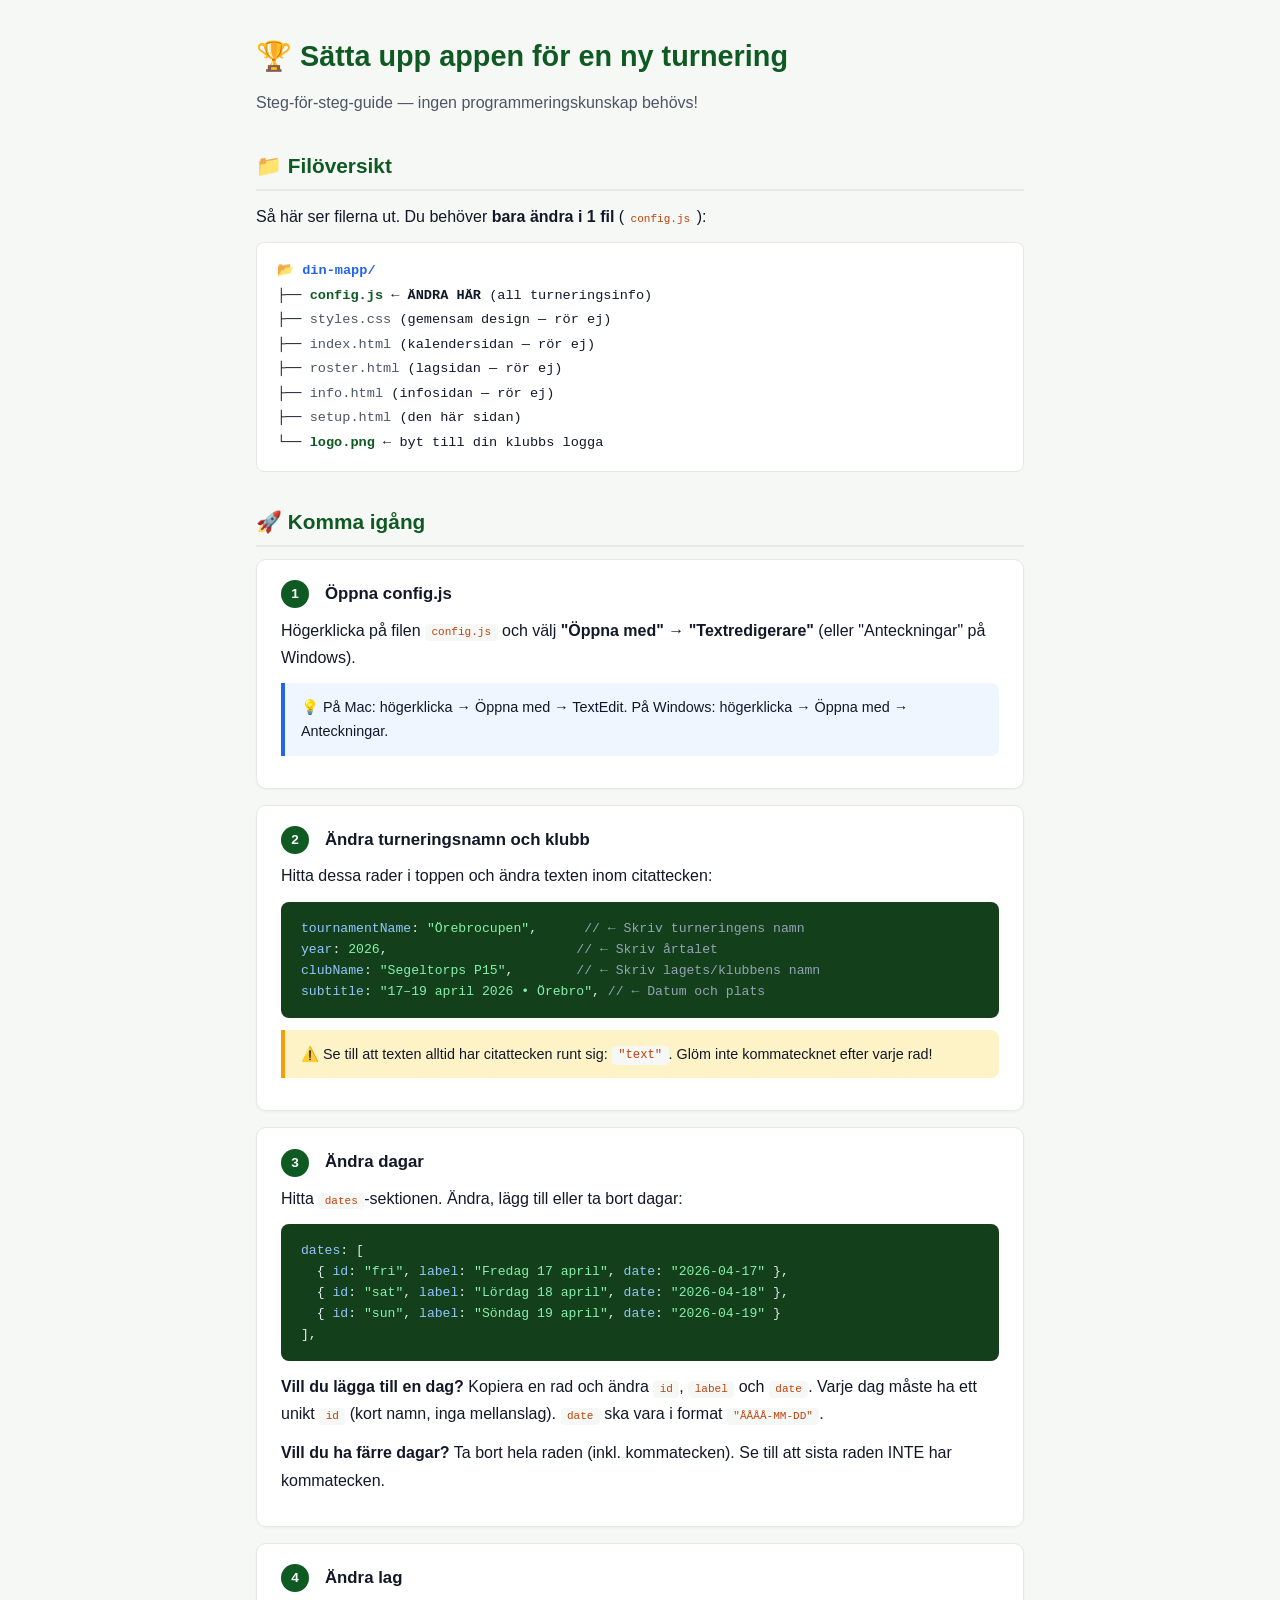
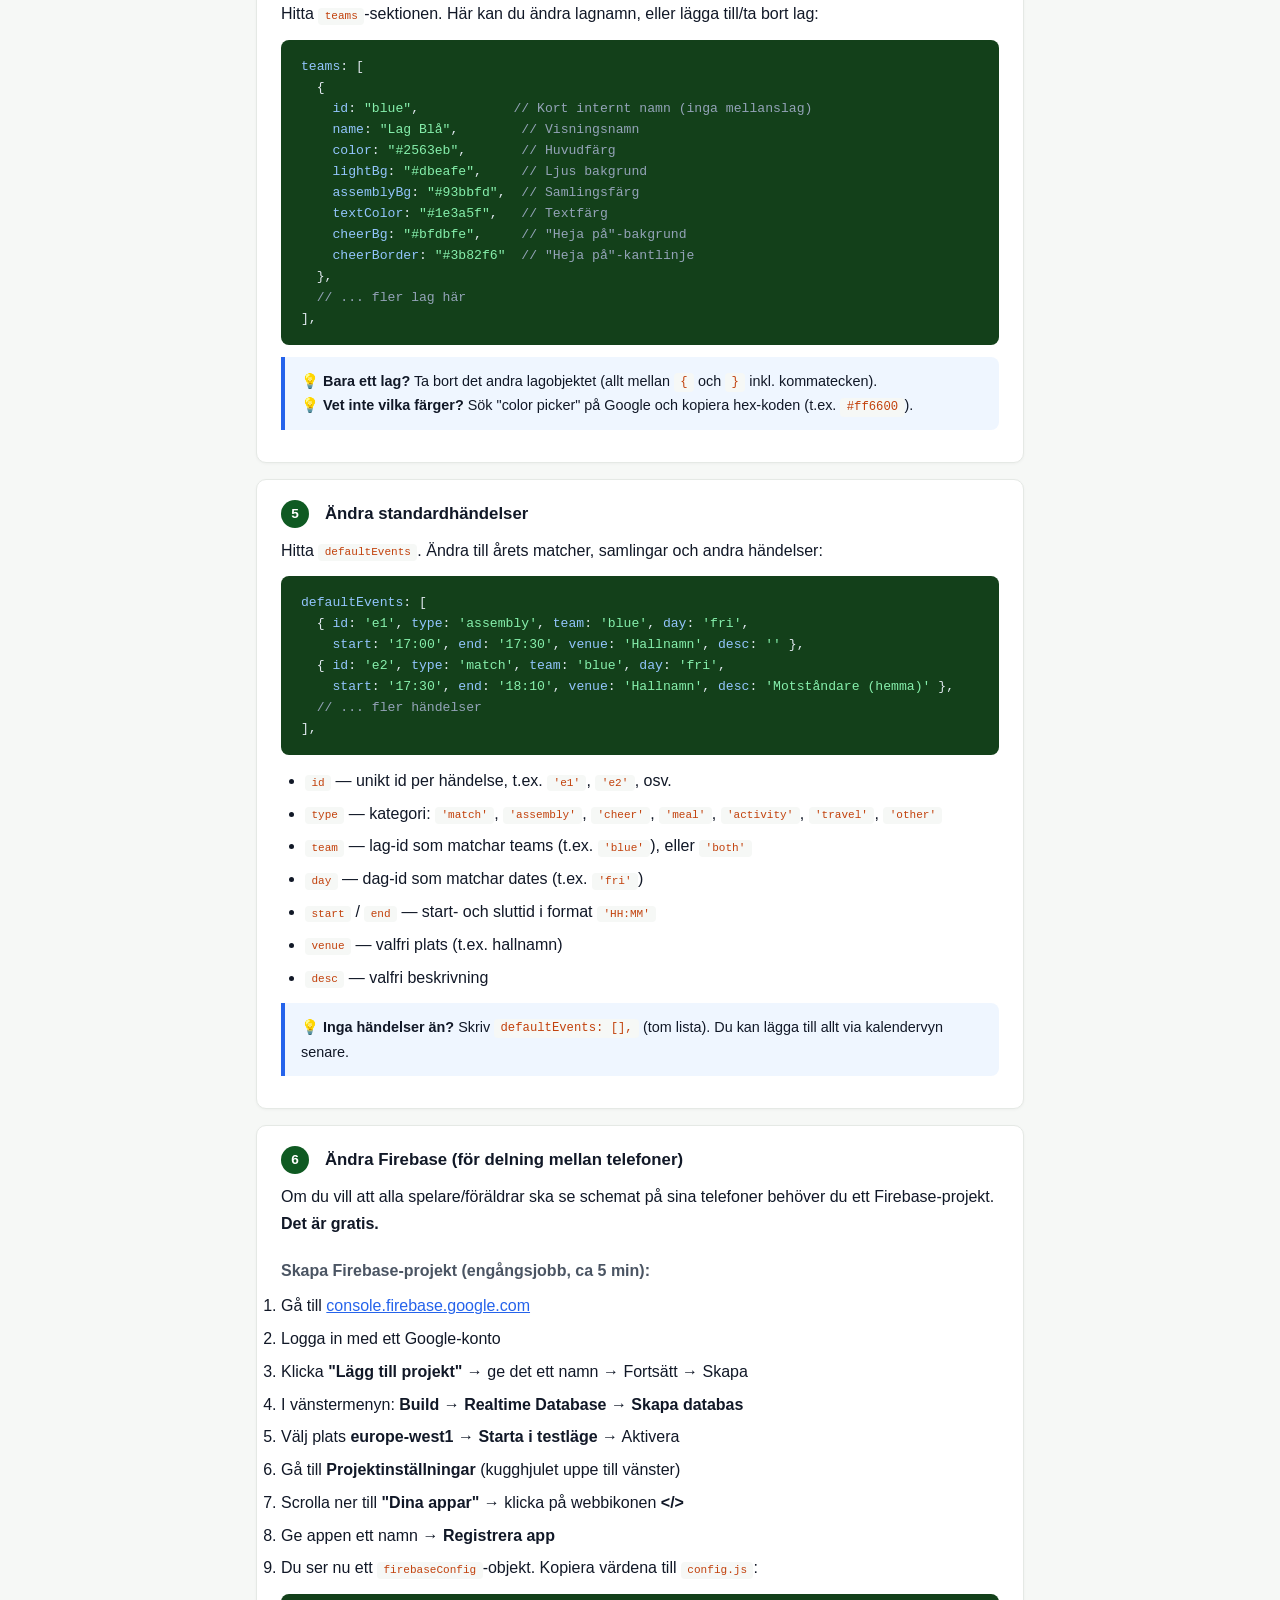
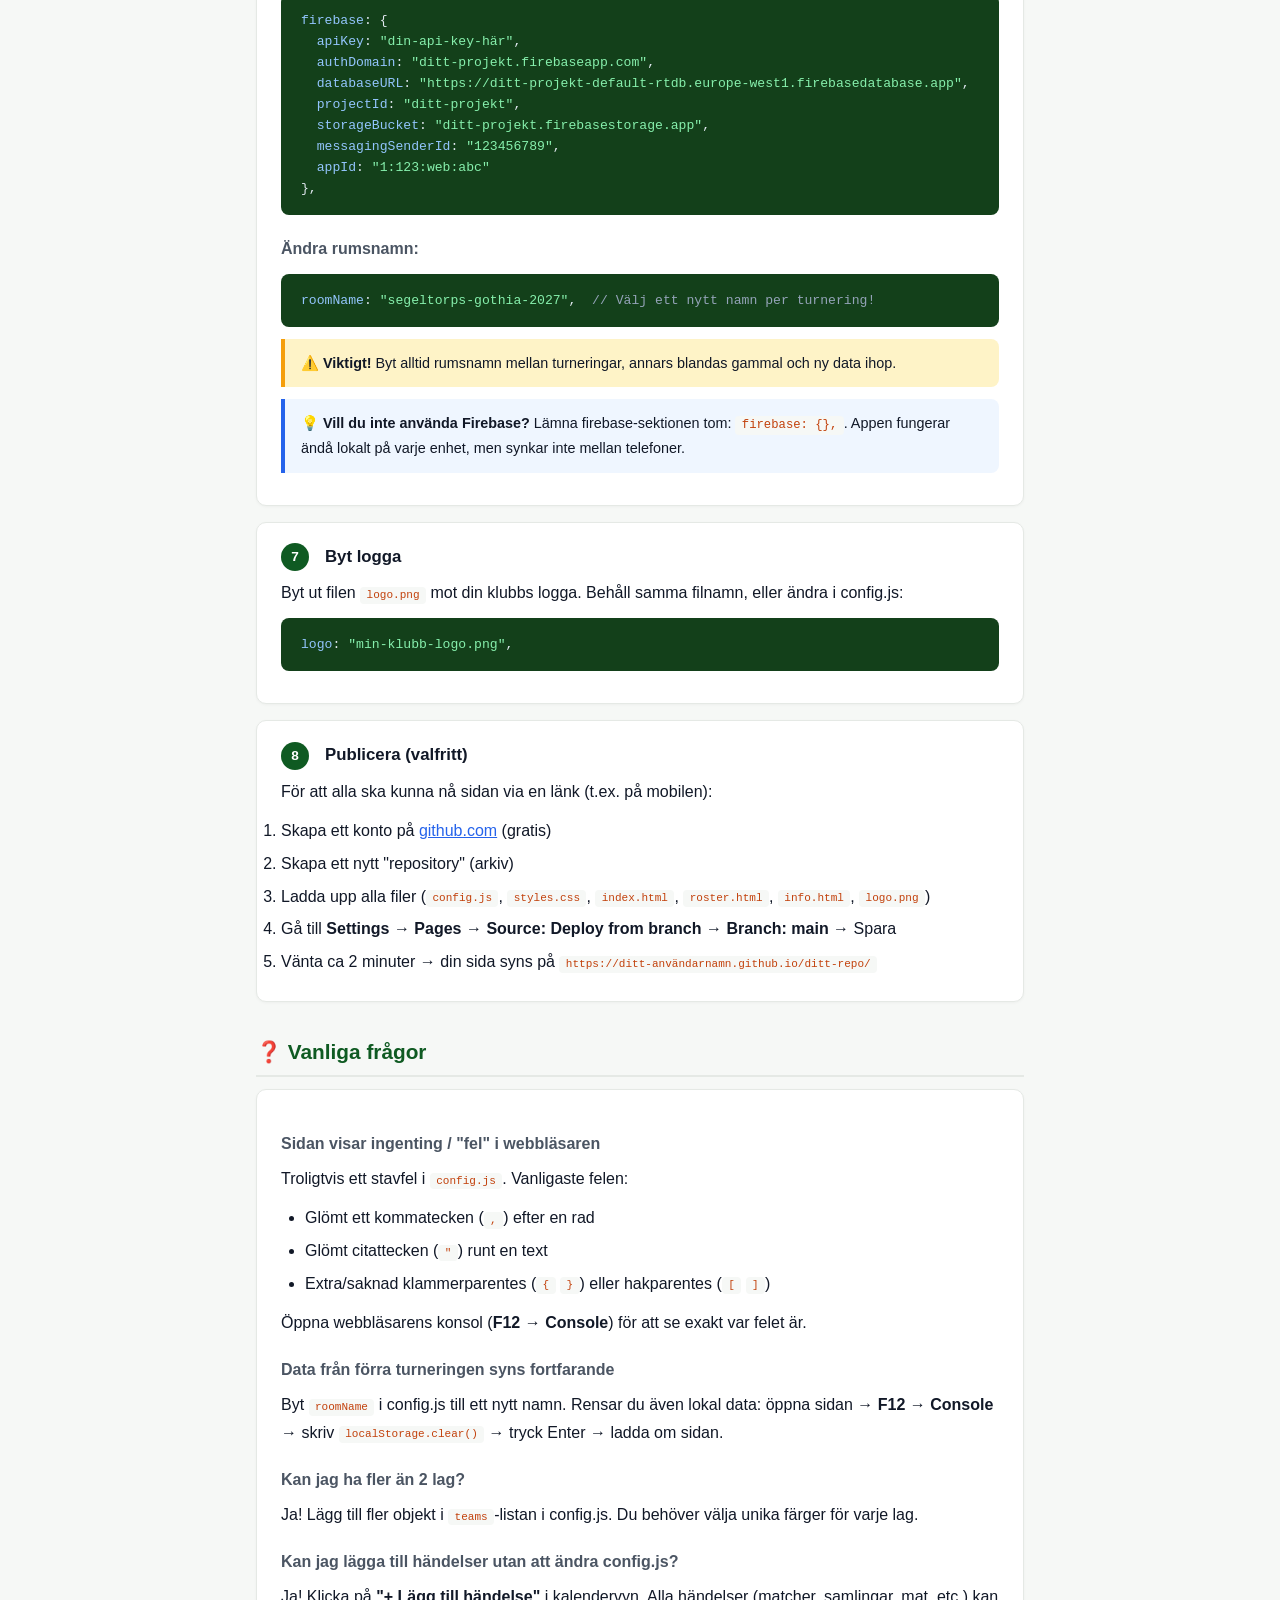
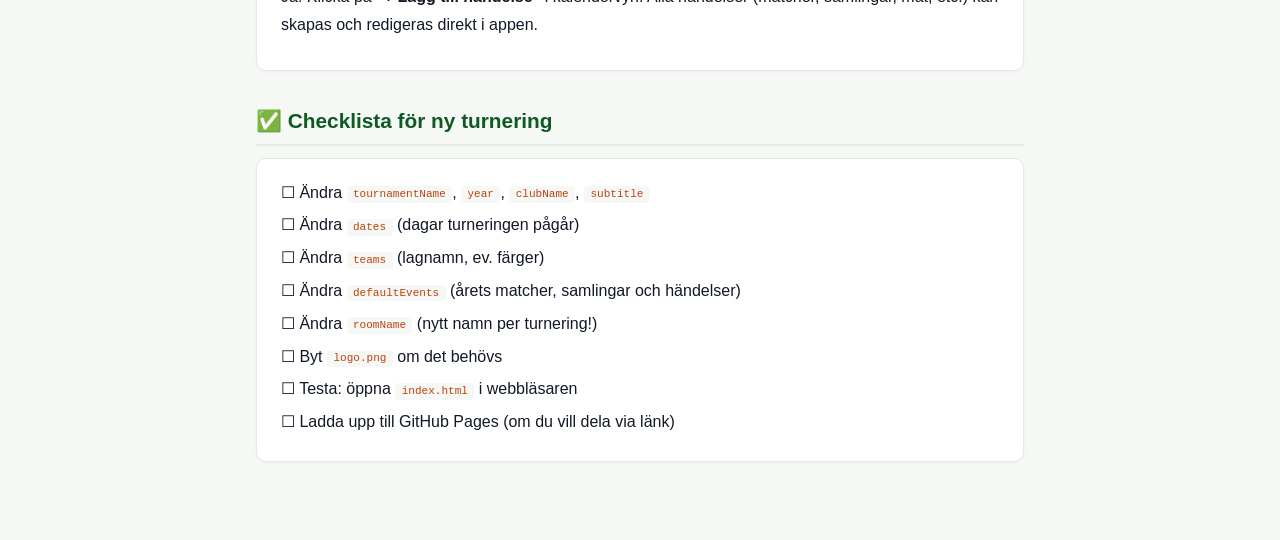
<file: setup.html>
<!DOCTYPE html>
<html lang="sv">
<head>
<meta charset="UTF-8">
<meta name="viewport" content="width=device-width, initial-scale=1.0">
<title>Instruktioner — Sätta upp för ny turnering</title>
<style>
  * { box-sizing: border-box; margin: 0; padding: 0; }
  body {
    font-family: -apple-system, BlinkMacSystemFont, 'Segoe UI', Roboto, sans-serif;
    background: #F6F8F6;
    color: #111827;
    line-height: 1.7;
    padding: 2rem 1rem 4rem;
    max-width: 800px;
    margin: 0 auto;
  }
  h1 { font-size: 1.8rem; color: #0F5A22; margin-bottom: 0.5rem; }
  h2 { font-size: 1.3rem; color: #0F5A22; margin-top: 2rem; margin-bottom: 0.75rem; border-bottom: 2px solid #E5E9E5; padding-bottom: 0.35rem; }
  h3 { font-size: 1rem; color: #4B5563; margin-top: 1.25rem; margin-bottom: 0.5rem; }
  p { margin-bottom: 0.75rem; }
  .subtitle { color: #4B5563; font-size: 1rem; margin-bottom: 2rem; }
  .step {
    background: white;
    border: 1px solid #E5E9E5;
    border-radius: 10px;
    padding: 1.25rem 1.5rem;
    margin-bottom: 1rem;
    box-shadow: 0 1px 3px rgba(0,0,0,0.04);
  }
  .step-number {
    display: inline-block;
    background: #0F5A22;
    color: white;
    width: 28px;
    height: 28px;
    border-radius: 50%;
    text-align: center;
    line-height: 28px;
    font-weight: 700;
    font-size: 0.85rem;
    margin-right: 0.5rem;
    flex-shrink: 0;
  }
  .step-title {
    font-weight: 700;
    font-size: 1.05rem;
    display: flex;
    align-items: center;
    gap: 0.5rem;
    margin-bottom: 0.5rem;
  }
  code {
    background: #F6F8F6;
    padding: 0.15rem 0.4rem;
    border-radius: 4px;
    font-size: 0.85em;
    color: #c2410c;
  }
  pre {
    background: #13401A;
    color: #e2e8f0;
    border-radius: 8px;
    padding: 1rem 1.25rem;
    overflow-x: auto;
    font-size: 0.82rem;
    line-height: 1.6;
    margin: 0.75rem 0;
  }
  pre .comment { color: #94a3b8; }
  pre .string { color: #86efac; }
  pre .key { color: #93c5fd; }
  .tip {
    background: #eff6ff;
    border-left: 4px solid #2563EB;
    padding: 0.75rem 1rem;
    border-radius: 0 8px 8px 0;
    margin: 0.75rem 0;
    font-size: 0.9rem;
  }
  .warning {
    background: #fef3c7;
    border-left: 4px solid #F59E0B;
    padding: 0.75rem 1rem;
    border-radius: 0 8px 8px 0;
    margin: 0.75rem 0;
    font-size: 0.9rem;
  }
  .file-tree {
    background: white;
    border: 1px solid #E5E9E5;
    border-radius: 8px;
    padding: 1rem 1.25rem;
    font-family: monospace;
    font-size: 0.85rem;
    line-height: 1.8;
  }
  .file-tree .folder { color: #2563EB; font-weight: 600; }
  .file-tree .editable { color: #0F5A22; font-weight: 600; }
  .file-tree .readonly { color: #4B5563; }
  ul { margin-left: 1.5rem; margin-bottom: 0.75rem; }
  li { margin-bottom: 0.35rem; }
  a { color: #2563EB; }
</style>
</head>
<body>

<h1>🏆 Sätta upp appen för en ny turnering</h1>
<p class="subtitle">Steg-för-steg-guide — ingen programmeringskunskap behövs!</p>

<h2>📁 Filöversikt</h2>
<p>Så här ser filerna ut. Du behöver <strong>bara ändra i 1 fil</strong> (<code>config.js</code>):</p>
<div class="file-tree">
  <span class="folder">📂 din-mapp/</span><br>
  ├── <span class="editable">config.js</span> ← <strong>ÄNDRA HÄR</strong> (all turneringsinfo)<br>
  ├── <span class="readonly">styles.css</span> (gemensam design — rör ej)<br>
  ├── <span class="readonly">index.html</span> (kalendersidan — rör ej)<br>
  ├── <span class="readonly">roster.html</span> (lagsidan — rör ej)<br>
  ├── <span class="readonly">info.html</span> (infosidan — rör ej)<br>
  ├── <span class="readonly">setup.html</span> (den här sidan)<br>
  └── <span class="editable">logo.png</span> ← byt till din klubbs logga
</div>

<h2>🚀 Komma igång</h2>

<div class="step">
  <div class="step-title"><span class="step-number">1</span> Öppna config.js</div>
  <p>Högerklicka på filen <code>config.js</code> och välj <strong>"Öppna med" → "Textredigerare"</strong> (eller "Anteckningar" på Windows).</p>
  <div class="tip">💡 På Mac: högerklicka → Öppna med → TextEdit. På Windows: högerklicka → Öppna med → Anteckningar.</div>
</div>

<div class="step">
  <div class="step-title"><span class="step-number">2</span> Ändra turneringsnamn och klubb</div>
  <p>Hitta dessa rader i toppen och ändra texten inom citattecken:</p>
  <pre><span class="key">tournamentName</span>: <span class="string">"Örebrocupen"</span>,      <span class="comment">// ← Skriv turneringens namn</span>
<span class="key">year</span>: <span class="string">2026</span>,                        <span class="comment">// ← Skriv årtalet</span>
<span class="key">clubName</span>: <span class="string">"Segeltorps P15"</span>,        <span class="comment">// ← Skriv lagets/klubbens namn</span>
<span class="key">subtitle</span>: <span class="string">"17–19 april 2026 • Örebro"</span>, <span class="comment">// ← Datum och plats</span></pre>
  <div class="warning">⚠️ Se till att texten alltid har citattecken runt sig: <code>"text"</code>. Glöm inte kommatecknet efter varje rad!</div>
</div>

<div class="step">
  <div class="step-title"><span class="step-number">3</span> Ändra dagar</div>
  <p>Hitta <code>dates</code>-sektionen. Ändra, lägg till eller ta bort dagar:</p>
  <pre><span class="key">dates</span>: [
  { <span class="key">id</span>: <span class="string">"fri"</span>, <span class="key">label</span>: <span class="string">"Fredag 17 april"</span>, <span class="key">date</span>: <span class="string">"2026-04-17"</span> },
  { <span class="key">id</span>: <span class="string">"sat"</span>, <span class="key">label</span>: <span class="string">"Lördag 18 april"</span>, <span class="key">date</span>: <span class="string">"2026-04-18"</span> },
  { <span class="key">id</span>: <span class="string">"sun"</span>, <span class="key">label</span>: <span class="string">"Söndag 19 april"</span>, <span class="key">date</span>: <span class="string">"2026-04-19"</span> }
],</pre>
  <p><strong>Vill du lägga till en dag?</strong> Kopiera en rad och ändra <code>id</code>, <code>label</code> och <code>date</code>. Varje dag måste ha ett unikt <code>id</code> (kort namn, inga mellanslag). <code>date</code> ska vara i format <code>"ÅÅÅÅ-MM-DD"</code>.</p>
  <p><strong>Vill du ha färre dagar?</strong> Ta bort hela raden (inkl. kommatecken). Se till att sista raden INTE har kommatecken.</p>
</div>

<div class="step">
  <div class="step-title"><span class="step-number">4</span> Ändra lag</div>
  <p>Hitta <code>teams</code>-sektionen. Här kan du ändra lagnamn, eller lägga till/ta bort lag:</p>
  <pre><span class="key">teams</span>: [
  {
    <span class="key">id</span>: <span class="string">"blue"</span>,            <span class="comment">// Kort internt namn (inga mellanslag)</span>
    <span class="key">name</span>: <span class="string">"Lag Blå"</span>,        <span class="comment">// Visningsnamn</span>
    <span class="key">color</span>: <span class="string">"#2563eb"</span>,       <span class="comment">// Huvudfärg</span>
    <span class="key">lightBg</span>: <span class="string">"#dbeafe"</span>,     <span class="comment">// Ljus bakgrund</span>
    <span class="key">assemblyBg</span>: <span class="string">"#93bbfd"</span>,  <span class="comment">// Samlingsfärg</span>
    <span class="key">textColor</span>: <span class="string">"#1e3a5f"</span>,   <span class="comment">// Textfärg</span>
    <span class="key">cheerBg</span>: <span class="string">"#bfdbfe"</span>,     <span class="comment">// "Heja på"-bakgrund</span>
    <span class="key">cheerBorder</span>: <span class="string">"#3b82f6"</span>  <span class="comment">// "Heja på"-kantlinje</span>
  },
  <span class="comment">// ... fler lag här</span>
],</pre>
  <div class="tip">💡 <strong>Bara ett lag?</strong> Ta bort det andra lagobjektet (allt mellan <code>{</code> och <code>}</code> inkl. kommatecken).<br>
  💡 <strong>Vet inte vilka färger?</strong> Sök "color picker" på Google och kopiera hex-koden (t.ex. <code>#ff6600</code>).</div>
</div>

<div class="step">
  <div class="step-title"><span class="step-number">5</span> Ändra standardhändelser</div>
  <p>Hitta <code>defaultEvents</code>. Ändra till årets matcher, samlingar och andra händelser:</p>
  <pre><span class="key">defaultEvents</span>: [
  { <span class="key">id</span>: <span class="string">'e1'</span>, <span class="key">type</span>: <span class="string">'assembly'</span>, <span class="key">team</span>: <span class="string">'blue'</span>, <span class="key">day</span>: <span class="string">'fri'</span>,
    <span class="key">start</span>: <span class="string">'17:00'</span>, <span class="key">end</span>: <span class="string">'17:30'</span>, <span class="key">venue</span>: <span class="string">'Hallnamn'</span>, <span class="key">desc</span>: <span class="string">''</span> },
  { <span class="key">id</span>: <span class="string">'e2'</span>, <span class="key">type</span>: <span class="string">'match'</span>, <span class="key">team</span>: <span class="string">'blue'</span>, <span class="key">day</span>: <span class="string">'fri'</span>,
    <span class="key">start</span>: <span class="string">'17:30'</span>, <span class="key">end</span>: <span class="string">'18:10'</span>, <span class="key">venue</span>: <span class="string">'Hallnamn'</span>, <span class="key">desc</span>: <span class="string">'Motståndare (hemma)'</span> },
  <span class="comment">// ... fler händelser</span>
],</pre>
  <ul>
    <li><code>id</code> — unikt id per händelse, t.ex. <code>'e1'</code>, <code>'e2'</code>, osv.</li>
    <li><code>type</code> — kategori: <code>'match'</code>, <code>'assembly'</code>, <code>'cheer'</code>, <code>'meal'</code>, <code>'activity'</code>, <code>'travel'</code>, <code>'other'</code></li>
    <li><code>team</code> — lag-id som matchar teams (t.ex. <code>'blue'</code>), eller <code>'both'</code></li>
    <li><code>day</code> — dag-id som matchar dates (t.ex. <code>'fri'</code>)</li>
    <li><code>start</code> / <code>end</code> — start- och sluttid i format <code>'HH:MM'</code></li>
    <li><code>venue</code> — valfri plats (t.ex. hallnamn)</li>
    <li><code>desc</code> — valfri beskrivning</li>
  </ul>
  <div class="tip">💡 <strong>Inga händelser än?</strong> Skriv <code>defaultEvents: [],</code> (tom lista). Du kan lägga till allt via kalendervyn senare.</div>
</div>

<div class="step">
  <div class="step-title"><span class="step-number">6</span> Ändra Firebase (för delning mellan telefoner)</div>
  <p>Om du vill att alla spelare/föräldrar ska se schemat på sina telefoner behöver du ett Firebase-projekt. <strong>Det är gratis.</strong></p>

  <h3>Skapa Firebase-projekt (engångsjobb, ca 5 min):</h3>
  <ol>
    <li>Gå till <a href="https://console.firebase.google.com/" target="_blank">console.firebase.google.com</a></li>
    <li>Logga in med ett Google-konto</li>
    <li>Klicka <strong>"Lägg till projekt"</strong> → ge det ett namn → Fortsätt → Skapa</li>
    <li>I vänstermenyn: <strong>Build → Realtime Database → Skapa databas</strong></li>
    <li>Välj plats <strong>europe-west1</strong> → <strong>Starta i testläge</strong> → Aktivera</li>
    <li>Gå till <strong>Projektinställningar</strong> (kugghjulet uppe till vänster)</li>
    <li>Scrolla ner till <strong>"Dina appar"</strong> → klicka på webbikonen <strong>&lt;/&gt;</strong></li>
    <li>Ge appen ett namn → <strong>Registrera app</strong></li>
    <li>Du ser nu ett <code>firebaseConfig</code>-objekt. Kopiera värdena till <code>config.js</code>:</li>
  </ol>
  <pre><span class="key">firebase</span>: {
  <span class="key">apiKey</span>: <span class="string">"din-api-key-här"</span>,
  <span class="key">authDomain</span>: <span class="string">"ditt-projekt.firebaseapp.com"</span>,
  <span class="key">databaseURL</span>: <span class="string">"https://ditt-projekt-default-rtdb.europe-west1.firebasedatabase.app"</span>,
  <span class="key">projectId</span>: <span class="string">"ditt-projekt"</span>,
  <span class="key">storageBucket</span>: <span class="string">"ditt-projekt.firebasestorage.app"</span>,
  <span class="key">messagingSenderId</span>: <span class="string">"123456789"</span>,
  <span class="key">appId</span>: <span class="string">"1:123:web:abc"</span>
},</pre>

  <h3>Ändra rumsnamn:</h3>
  <pre><span class="key">roomName</span>: <span class="string">"segeltorps-gothia-2027"</span>,  <span class="comment">// Välj ett nytt namn per turnering!</span></pre>
  <div class="warning">⚠️ <strong>Viktigt!</strong> Byt alltid rumsnamn mellan turneringar, annars blandas gammal och ny data ihop.</div>

  <div class="tip">💡 <strong>Vill du inte använda Firebase?</strong> Lämna firebase-sektionen tom: <code>firebase: {},</code>. Appen fungerar ändå lokalt på varje enhet, men synkar inte mellan telefoner.</div>
</div>

<div class="step">
  <div class="step-title"><span class="step-number">7</span> Byt logga</div>
  <p>Byt ut filen <code>logo.png</code> mot din klubbs logga. Behåll samma filnamn, eller ändra i config.js:</p>
  <pre><span class="key">logo</span>: <span class="string">"min-klubb-logo.png"</span>,</pre>
</div>

<div class="step">
  <div class="step-title"><span class="step-number">8</span> Publicera (valfritt)</div>
  <p>För att alla ska kunna nå sidan via en länk (t.ex. på mobilen):</p>
  <ol>
    <li>Skapa ett konto på <a href="https://github.com" target="_blank">github.com</a> (gratis)</li>
    <li>Skapa ett nytt "repository" (arkiv)</li>
    <li>Ladda upp alla filer (<code>config.js</code>, <code>styles.css</code>, <code>index.html</code>, <code>roster.html</code>, <code>info.html</code>, <code>logo.png</code>)</li>
    <li>Gå till <strong>Settings → Pages → Source: Deploy from branch → Branch: main</strong> → Spara</li>
    <li>Vänta ca 2 minuter → din sida syns på <code>https://ditt-användarnamn.github.io/ditt-repo/</code></li>
  </ol>
</div>

<h2>❓ Vanliga frågor</h2>

<div class="step">
  <h3>Sidan visar ingenting / "fel" i webbläsaren</h3>
  <p>Troligtvis ett stavfel i <code>config.js</code>. Vanligaste felen:</p>
  <ul>
    <li>Glömt ett kommatecken (<code>,</code>) efter en rad</li>
    <li>Glömt citattecken (<code>"</code>) runt en text</li>
    <li>Extra/saknad klammerparentes (<code>{</code> <code>}</code>) eller hakparentes (<code>[</code> <code>]</code>)</li>
  </ul>
  <p>Öppna webbläsarens konsol (<strong>F12 → Console</strong>) för att se exakt var felet är.</p>

  <h3>Data från förra turneringen syns fortfarande</h3>
  <p>Byt <code>roomName</code> i config.js till ett nytt namn. Rensar du även lokal data: öppna sidan → <strong>F12 → Console</strong> → skriv <code>localStorage.clear()</code> → tryck Enter → ladda om sidan.</p>

  <h3>Kan jag ha fler än 2 lag?</h3>
  <p>Ja! Lägg till fler objekt i <code>teams</code>-listan i config.js. Du behöver välja unika färger för varje lag.</p>

  <h3>Kan jag lägga till händelser utan att ändra config.js?</h3>
  <p>Ja! Klicka på <strong>"+ Lägg till händelse"</strong> i kalendervyn. Alla händelser (matcher, samlingar, mat, etc.) kan skapas och redigeras direkt i appen.</p>
</div>

<h2>✅ Checklista för ny turnering</h2>
<div class="step">
  <ul style="list-style: none; padding: 0; margin: 0;">
    <li>☐ Ändra <code>tournamentName</code>, <code>year</code>, <code>clubName</code>, <code>subtitle</code></li>
    <li>☐ Ändra <code>dates</code> (dagar turneringen pågår)</li>
    <li>☐ Ändra <code>teams</code> (lagnamn, ev. färger)</li>
    <li>☐ Ändra <code>defaultEvents</code> (årets matcher, samlingar och händelser)</li>
    <li>☐ Ändra <code>roomName</code> (nytt namn per turnering!)</li>
    <li>☐ Byt <code>logo.png</code> om det behövs</li>
    <li>☐ Testa: öppna <code>index.html</code> i webbläsaren</li>
    <li>☐ Ladda upp till GitHub Pages (om du vill dela via länk)</li>
  </ul>
</div>

</body>
</html>
</file>
